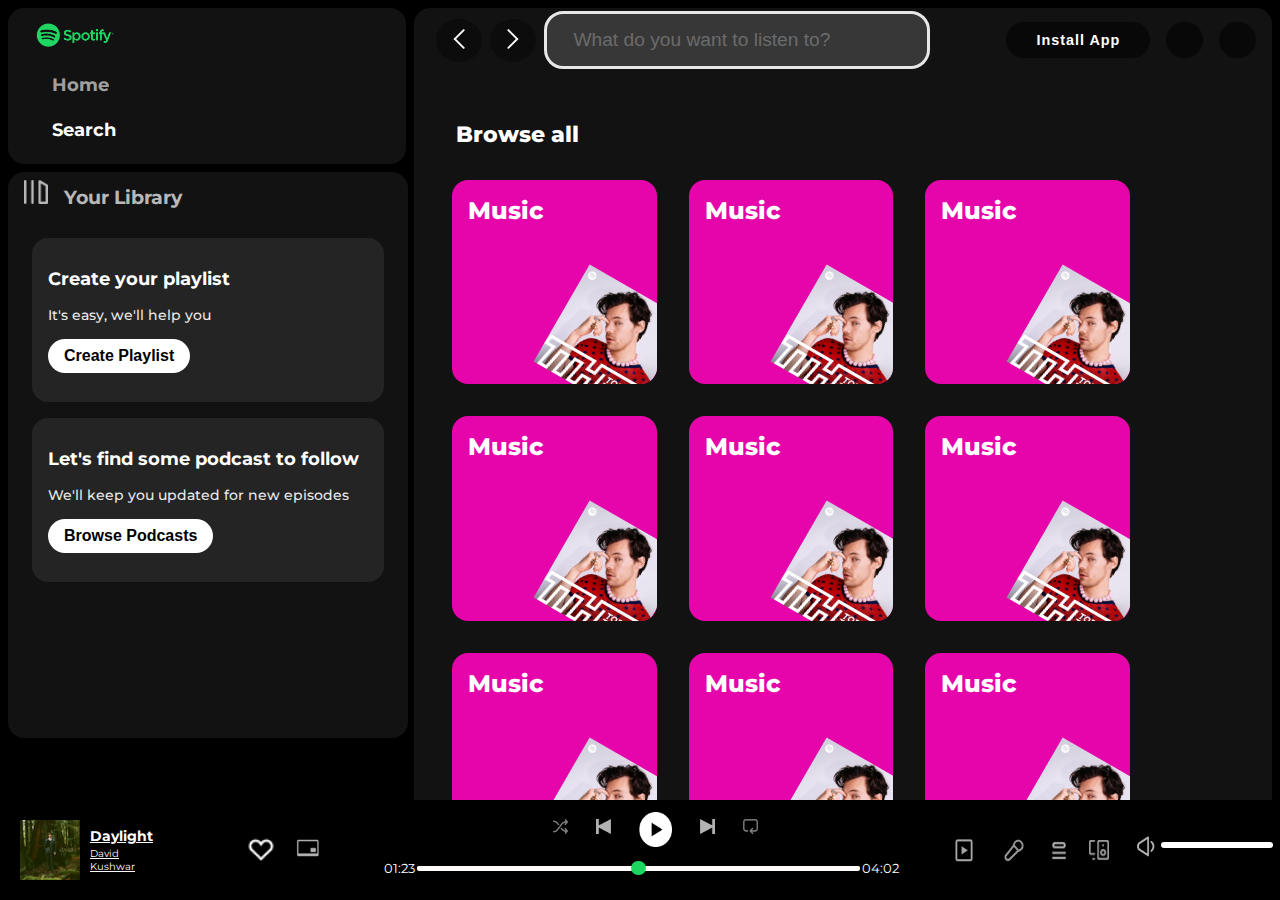
<file: search.html>
<!DOCTYPE html>
<html lang="en">
  <head>
    <meta charset="UTF-8" />
    <meta name="viewport" content="width=device-width, initial-scale=1.0" />
    <link
      rel="stylesheet"
      href="https://cdnjs.cloudflare.com/ajax/libs/font-awesome/6.5.1/css/all.min.css"
      integrity="sha512-DTOQO9RWCH3ppGqcWaEA1BIZOC6xxalwEsw9c2QQeAIftl+Vegovlnee1c9QX4TctnWMn13TZye+giMm8e2LwA=="
      crossorigin="anonymous"
      referrerpolicy="no-referrer"
    />
    <link rel="stylesheet" href="search.css" />

    <link rel="icon" href="./assets/logo.png" />
    <link rel="preconnect" href="https://fonts.googleapis.com" />
    <link rel="preconnect" href="https://fonts.gstatic.com" crossorigin />
    <link
      href="https://fonts.googleapis.com/css2?family=Montserrat:wght@300;400;500;600&display=swap"
      rel="stylesheet"
    />
    <title>Spotify-Search</title>
  </head>
  <body>
    <div class="main2">
      <div class="side-bar">
        <div class="nav">
          <div class="nav-option" style="opacity: 1">
            <img id="pic" src="./assets/logobg.png" />
          </div>

          <div class="nav-option" style="opacity: 0.6">
            <i class="fa-solid fa-house"></i>
            <a href="index.html">Home</a>
          </div>
          <div class="nav-option">
            <i class="fa-solid fa-magnifying-glass"></i>
            <a href="search.html">Search</a>
          </div>
        </div>

        <div class="library">
          <div class="option">
            <div class="urlib">
              <img id="lib" src="./assets/library_icon.png" />
              <label for="lib">Your Library</label>
            </div>

            <div class="icons">
              <a href="#"> <i class="fa-solid fa-plus"></i></a>
              <a href="#"> <i class="fa-solid fa-arrow-right"></i> </a>
            </div>
          </div>
          <div class="suggestion">
            <div class="suggest">
              <div class="p1"><p>Create your playlist</p></div>
              <div class="p2"><p>It's easy, we'll help you</p></div>
              <button class="badge">Create Playlist</button>
            </div>

            <div class="suggest">
              <div class="p1"><p>Let's find some podcast to follow</p></div>
              <div class="p2">
                <p>We'll keep you updated for new episodes</p>
              </div>
              <button class="badge">Browse Podcasts</button>
            </div>
          </div>
        </div>
      </div>

      <div class="main-body-search">
        <div class="main-search">
          <div class="backward">
            <button class="ward">
              <img src="./assets/backward_icon.png" />
            </button>

            <button class="ward hide">
              <img src="./assets/forward_icon.png" />
            </button>
          </div>

          <div class="search-bar">
            <label for="input-search"
              ><i class="fa-solid fa-magnifying-glass search-click"></i
            ></label>
            <input
              type="text"
              placeholder="What do you want to listen to?"
              id="input-search"
            />
          </div>

          <div class="other-opt">
            <button class="download-search">
              <i class="fa-regular fa-circle-down"></i> Install App
            </button>
            <button class="whats-new">
              <i class="fa-regular fa-bell"></i>
            </button>
            <button class="profile-search">
              <i class="fa-regular fa-user"></i>
            </button>
          </div>
        </div>

        <div class="main-content-search">
          <div class="top-heading">Browse all</div>

          <div class="suggestions-search">
            <div class="spots">
              <div class="sug1">
                <span>Music</span>
                <img src="/assets/search1.jpg" />
              </div>
              <div class="sug1">
                <span>Music</span>
                <img src="/assets/search1.jpg" />
              </div>
              <div class="sug1">
                <span>Music</span>
                <img src="/assets/search1.jpg" />
              </div>
              <div class="sug1">
                <span>Music</span>
                <img src="/assets/search1.jpg" />
              </div>
              <div class="sug1">
                <span>Music</span>
                <img src="/assets/search1.jpg" />
              </div>
              <div class="sug1">
                <span>Music</span>
                <img src="/assets/search1.jpg" />
              </div>
              <div class="sug1">
                <span>Music</span>
                <img src="/assets/search1.jpg" />
              </div>
              <div class="sug1">
                <span>Music</span>
                <img src="/assets/search1.jpg" />
              </div>
              <div class="sug1">
                <span>Music</span>
                <img src="/assets/search1.jpg" />
              </div>
              <div class="sug1">
                <span>Music</span>
                <img src="/assets/search1.jpg" />
              </div>
              <div class="sug1">
                <span>Music</span>
                <img src="/assets/search1.jpg" />
              </div>
              <div class="sug1">
                <span>Music</span>
                <img src="/assets/search1.jpg" />
              </div>
              <div class="sug1">
                <span>Music</span>
                <img src="/assets/search1.jpg" />
              </div>
              <div class="sug1">
                <span>Music</span>
                <img src="/assets/search1.jpg" />
              </div>
              <div class="sug1">
                <span>Music</span>
                <img src="/assets/search1.jpg" />
              </div>
              <div class="sug1">
                <span>Music</span>
                <img src="/assets/search1.jpg" />
              </div>
              <div class="sug1">
                <span>Music</span>
                <img src="/assets/search1.jpg" />
              </div>
              <div class="sug1">
                <span>Music</span>
                <img src="/assets/search1.jpg" />
              </div>
              <div class="sug1">
                <span>Music</span>
                <img src="/assets/search1.jpg" />
              </div>
              <div class="sug1">
                <span>Music</span>
                <img src="/assets/search1.jpg" />
              </div>
              <div class="sug1">
                <span>Music</span>
                <img src="/assets/search1.jpg" />
              </div>
              <div class="sug1">
                <span>Music</span>
                <img src="/assets/search1.jpg" />
              </div>
              <div class="sug1">
                <span>Music</span>
                <img src="/assets/search1.jpg" />
              </div>
              <div class="sug1">
                <span>Music</span>
                <img src="/assets/search1.jpg" />
              </div>
              <div class="sug1">
                <span>Music</span>
                <img src="/assets/search1.jpg" />
              </div>
              <div class="sug1">
                <span>Music</span>
                <img src="/assets/search1.jpg" />
              </div>
              <div class="sug1">
                <span>Music</span>
                <img src="/assets/search1.jpg" />
              </div>
              <div class="sug1">
                <span>Music</span>
                <img src="/assets/search1.jpg" />
              </div>
              <div class="sug1">
                <span>Music</span>
                <img src="/assets/search1.jpg" />
              </div>
              <div class="sug1">
                <span>Music</span>
                <img src="/assets/search1.jpg" />
              </div>
              <div class="sug1">
                <span>Music</span>
                <img src="/assets/search1.jpg" />
              </div>
              <div class="sug1">
                <span>Music</span>
                <img src="/assets/search1.jpg" />
              </div>
              <div class="sug1">
                <span>Music</span>
                <img src="/assets/search1.jpg" />
              </div>
              <div class="sug1">
                <span>Music</span>
                <img src="/assets/search1.jpg" />
              </div>
              <div class="sug1">
                <span>Music</span>
                <img src="/assets/search1.jpg" />
              </div>
              <div class="sug1">
                <span>Music</span>
                <img src="/assets/search1.jpg" />
              </div>
            </div>
          </div>
          <div class="search-footer">
            <div class="search-line"></div>
          </div>
        </div>
      </div>

      <div class="music-player">
        <div class="song-info">
          <img class="song-pic" src="./assets/album_picture.jpeg" />
          <a class="a1" href="#">Daylight</a>
          <a class="a2" href="#">David Kushwar</a>

          <img class="heart" src="./assets/album_icon1.png" />
          <img class="album-size" src="./assets/album_icon2.png" />
        </div>
        <div class="tracker">
          <div class="clicks">
            <img class="low" src="./assets/player_icon1.png" />
            <img class="medium" src="./assets/player_icon2.png" />
            <img class="high" src="./assets/player_icon3.png" />
            <img class="medium" src="./assets/player_icon4.png" />
            <img class="low" src="./assets/player_icon5.png" />
          </div>

          <div class="progress-bar">
            <p>01:23</p>
            <input class="pg-bar" type="range" />
            <p>04:02</p>
          </div>
        </div>

        <div class="utilities">
          <img class="U1" src="./assets/controls_icon1.png" />
          <img class="U2" src="./assets/controld_icon2.png" />
          <img class="U3" src="./assets/controls_icon3.png" />
          <img class="U4" src="./assets/controls_icon4.png" />
          <img class="U5" src="./assets/controls_icon5.png" />
          <input class="volumebar" type="range" />
        </div>
      </div>
    </div>
  </body>
</html>
</file>
<file: search.css>
body {
  font-family: "Montserrat", sans-serif;
  margin: 0;
  background-color: black;
  color: white;
  overflow: hidden;
}
.main2 {
  display: flex;
  height: 100vh;
}

.side-bar {
  background-color: black;
  width: 390px;
  border-radius: 1rem;
  margin: 0.5rem;
}

.main-content {
  background-color: #121212;
  flex: 1; /* it mmeans ki yeh  div purii space lelega jo nachi hogi*/
  overflow: scroll;
  border-radius: 1rem;
  margin: 0.5rem;
  display: flex;
  flex-wrap: wrap;
  padding-left: 1.4rem;
}

.music-player {
  background-color: greenyellow;
  position: fixed;
  bottom: 0;
  width: 99%;
  height: 100px;
  border-radius: 1rem;
  margin-left: 0.5rem;
  display: flex;
}

a {
  text-decoration: none;
  color: white;
}

#pic {
  height: 1.5rem;
  padding-left: 1rem;
}
.nav {
  height: 140px;
  width: 374px;
  background-color: #121212;
  border-radius: 1rem;
  display: flex;
  flex-direction: column;
  justify-content: center;
  padding: 0.5rem 0.75rem;
}

.nav-option a {
  font-size: 1.1rem;
  font-weight: 700;
}

.nav-option i {
  font-size: 1.15rem;
  padding: 1rem;
}

.nav-option {
  opacity: 1;
  line-height: 2.7rem;
  width: 370px;
  color: #fff;
}

.library {
  background-color: #121212;
  height: 64%;
  width: 400px;
  margin: 0.5;
  border-radius: 1rem;
}

.option {
  background-color: #121212;
  height: 50px;
  border-radius: 1rem;
  margin: 0.5rem;
  display: flex;
  justify-content: space-between;
}

#lib {
  height: 1.5rem;
  padding-right: 0.75rem;
}

.urlib {
  margin: 0.5rem;
  opacity: 0.7;
}

.urlib label {
  font-size: 1.2rem;
  font-weight: 700;
}

.urlib:hover {
  opacity: 1;
}

.icons i {
  font-size: 1.5rem;
  color: white;
  padding: 0;
}
.icons {
  margin: 1rem 0 1rem 1rem;
  padding: 0rem 0.2rem;
  opacity: 0.7;
}

.icons a {
  padding: 0rem 0.75rem;
}
.suggestion {
  height: 100%;
  margin: 0 1.5rem;
}
.suggest {
  background-color: #242424;
  height: 140px;
  width: 100%;
  border-radius: 1rem;
  margin: 1rem 0;
  padding: 0.75rem 0;
}

.p1 {
  padding-left: 1rem;
  font-size: 1.1rem;
  font-weight: 700;
}

.p2 {
  padding-left: 1rem;
  font-size: 0.9rem;
  opacity: 0.9;
  font-weight: 500;
}

.badge {
  margin: 0 1rem;
  padding: 0 1rem;
  font-weight: 600;
  background-color: #fff;
  color: black;
  height: 34px;
  border: none;
  border-radius: 1.5rem;
  text-align: center;
  font-size: 1rem;
}

.main-nav {
  position: sticky;
  top: 0.1px;
  height: 64px;
  width: 100%;
  background-color: #121212;
  display: flex;
  margin: 0 0.5rem;
  padding: 0.75rem 0.75rem;
  align-items: center;
  justify-content: space-between;
}

.ward {
  height: 43px;
  width: 46px;
  background-color: rgb(12, 12, 12);
  border-radius: 50%;
  border: none;
}

.extra-options {
  display: flex;
  justify-content: space-evenly;
}
.exclusive {
  margin-right: 0.6rem;
  font-weight: 600;
  background-color: #fff;
  color: black;
  height: 34px;
  border: none;
  border-radius: 1.5rem;
  text-align: center;
  font-size: 16px;
  padding-left: 0.5rem;
  padding-right: 0.5rem;
}

.install {
  margin-right: 0.6rem;
  font-weight: 500;
  background-color: black;
  color: white;
  height: 34px;
  border: none;
  border-radius: 1.5rem;
  text-align: center;
  font-size: 15px;
  padding-left: 0.75rem;
  padding-right: 0.75rem;
}

.install i {
  padding-right: 0.3rem;
  background-color: transparent;
  color: #fff;
}

.bell {
  margin-right: 0.6rem;
  font-weight: 600;
  background-color: black;
  color: white;
  height: 40px;
  width: 42px;
  border: none;
  border-radius: 50%;
  text-align: center;
  font-size: 1rem;
}

.profile {
  font-weight: 600;
  background-color: black;
  color: white;
  height: 40px;
  width: 42px;
  border: none;
  border-radius: 50%;
  text-align: center;
  font-size: 1rem;
}

@media (max-width: 1000px) {
  .hide {
    display: none;
  }
}

@media (max-width: 800px) {
  .main-content {
    display: block;
  }
}

.cards {
  display: flex;
  flex-wrap: wrap;
}
n mn .card {
  height: 255px;
  width: 160px;
  background-color: #171717;
  margin: 0.5rem 1rem;
  padding-left: 1rem;
  padding-top: 0.5rem;
  padding-bottom: 0.5rem;
  padding-right: 0.5rem;
  border-radius: 1rem;
  transition: ease-in-out;
  transition-duration: 0.2s;
}

.card img {
  margin-top: 1rem;
  height: 130px;
  width: 150px;
  border-radius: 1rem;
}

.card h2 {
  margin: 0.74rem 0;
  font-size: medium;
}

.card h5 {
  margin: 0.54rem 0;
  font-weight: 300;
  font-size: small;
}

.card:hover {
  background-color: #242424;
}

.main-content h1 {
  margin-left: 2.1rem;
}

.footer {
  height: 300px;
  width: 100%;
  display: flex;
  align-items: center;
  justify-content: center;
}

.line {
  width: 90%;
  height: 40%;
  border-top: 1px solid white;
  opacity: 0.4;
}

.song-info {
  height: 100%;
  width: 25%;
  background-color: black;
}

.tracker {
  height: 100%;
  width: 50%;
  background-color: black;
}

.utilities {
  height: 100%;
  width: 25%;
  background-color: black;
  display: flex;
  align-items: center;
  justify-content: flex-end;
}

.clicks {
  padding-top: 0rem;
  display: flex;
  justify-content: center;
  align-items: flex-start;
}
.clicks img {
  height: 15px;
  width: 15px;
  padding-left: 1.75rem;
  cursor: pointer;
}

.clicks .low {
  opacity: 0.5;
  padding-top: 1.2rem;
}

.clicks .low:hover {
  opacity: 0.8;
}

.clicks .medium {
  opacity: 0.7;
  padding-top: 1.2rem;
}

.clicks .medium:hover {
  opacity: 0.9;
}

.clicks .high {
  height: 35px;
  width: 33px;
  padding-top: 12px;
}

.progress-bar {
  display: flex;
  justify-content: center;
  align-items: center;
}

.progress-bar .pg-bar {
  width: 70%;
  height: 4.5px;
  border-radius: 10px;
  appearance: none;
  cursor: pointer;
}
.progress-bar p {
  font-size: 13px;
}
.pg-bar::-webkit-slider-runnable-track {
  background-color: rgb(255, 251, 251);
  height: 5px;
  border-radius: 10px;
}

.pg-bar::-webkit-slider-thumb {
  appearance: none;
  background-color: #1bd760;
  height: 0.9rem;
  width: 0.9rem;
  border-radius: 50%;
  margin-top: -5px;
}

.song-info {
  display: flex;
  justify-content: flex-start;
  align-items: center;
}

.song-info .song-pic {
  height: 60px;
  width: 60px;
  margin-left: 0.75rem;
}

.song-info .heart {
  height: 30px;
  width: 30px;
  margin-left: 30%;
  padding-right: 1rem;
}

.song-info .album-size {
  height: 40px;
  width: 40px;
}

.song-info .a1 {
  font-size: 14px;
  align-self: flex-start;
  margin-top: 27px;
  margin-left: 10px;
  font-weight: 700;
  text-decoration: underline;
}

.song-info .a2 {
  font-size: 10px;
  align-self: center;
  margin-top: 20px;
  margin-left: -63px;
  font-weight: 400;
  text-decoration: underline;
}

.utilities .U1 {
  height: 50px;
  width: 30px;
  margin-right: 20px;
}

.utilities .U2 {
  height: 50px;
  width: 30px;
  margin-right: 20px;
}

.utilities .U3 {
  height: 25px;
  width: 20px;
  margin-right: 20px;
  opacity: 0.7;
}

.utilities .U4 {
  height: 20px;
  width: 20px;
  margin-right: 20px;
  opacity: 0.6;
}

.utilities .U5 {
  height: 50px;
  width: 30px;
  padding-bottom: 8px;
}

.utilities .volumebar {
  appearance: none;
  width: 7rem;
  height: 6px;
  border-radius: 1rem;
  margin-bottom: 0.8rem;
}

.utilities .volumebar::-webkit-slider-thumb {
  appearance: none;
}

.main-body-search {
  background-color: #121212;
  flex: 1; /* it mmeans ki yeh  div purii space lelega jo nachi hogi*/
  overflow: scroll;
  border-radius: 1rem;
  margin: 0.5rem;
  display: flex;
  flex-wrap: wrap;
  padding-left: 1.4rem;
}

.main-search {
  background-color: transparent;
  height: 4rem;
  width: 100%;
  display: flex;
  justify-content: center;
  justify-content: space-between;
  align-items: center;
}

#search-back {
  margin-right: 1rem;
  height: 90%;
  width: 2.3rem;
  text-align: center;
  align-self: center;
  font-size: larger;
  background-color: rgb(8, 8, 8);
  color: rgb(8, 8, 8);
  border-radius: 1rem;
  border: none;
  font-weight: 700;
}
.search-bar {
  height: 3rem;
  width: 35rem;
  display: flex;
  opacity: 0.9;
  background-color: transparent;
}

.search-click {
  font-size: 1.3rem;

  line-height: 3rem;
  border-top-left-radius: 1.2rem;
  border-bottom-left-radius: 1.2rem;
}
#input-search {
  background-color: #3c3c3c;
  height: 95%;
  width: 100%;
  border-top-right-radius: 1.2rem;
  border-bottom-right-radius: 1.2rem;
  border: 0px solid transparent;
  outline: none;
  color: #fff;
  font-size: 1.2rem;
}
.search-bar i {
  padding-left: 1rem;
  font-size: 1.2rem;
  padding-right: 0.5rem;
}
.search-bar {
  background-color: #3c3c3c;
  height: 80%;
  width: 100%;
  border-top-right-radius: 1.2rem;
  border-bottom-right-radius: 1.2rem;
  border-top-left-radius: 1.2rem;
  border-bottom-left-radius: 1.2rem;
  border: 3px solid white;
}

.other-opt {
  background-color: transparent;
  height: 80%;
  display: flex;
  width: 90%;
  justify-content: end;
}

.download-search {
  margin-right: 1rem;
  height: 70%;
  width: 9rem;
  text-align: center;
  align-self: center;
  background-color: rgb(8, 8, 8);
  color: #fff;
  border-radius: 1.5rem;
  border: none;
  font-weight: 700;
  letter-spacing: 1px;
  font-size: 0.9rem;
}

.download-search i {
  color: #fff;
  font-weight: 100;
}

.whats-new {
  margin-right: 1rem;
  height: 70%;
  width: 2.3rem;
  text-align: center;
  align-self: center;
  font-size: larger;
  background-color: rgb(8, 8, 8);
  color: #fff;
  border-radius: 1.5rem;
  border: none;
  font-weight: 700;
}

.profile-search {
  margin-right: 1rem;
  height: 70%;
  width: 2.3rem;
  text-align: center;
  align-self: center;
  font-size: larger;
  background-color: rgb(8, 8, 8);
  color: #fff;
  border-radius: 1.5rem;
  border: none;
  font-weight: 700;
}

.backward {
  display: flex;
}
.backward .ward {
  margin-right: 0.5rem;
}

.main-content-search {
  height: 100vh;
  width: 100%;
  background-color: transparent;
}

.top-heading {
  font-size: 1.4rem;
  color: #fff;
  background-color: transparent;
  font-weight: 800;
  padding-top: 3rem;
  margin-bottom: 1rem;
  margin-left: 1.2rem;
}

.spots {
  display: flex;
  flex-direction: row;
  align-items: center;
  flex-wrap: wrap;
}

.sug1 {
  display: flex;
  flex-direction: column;
  margin: 1rem 1rem;
  height: 12.78rem;
  width: 12.78rem;
  background-color: #e605aa;
  border-radius: 1rem;
  overflow: hidden;
}
.sug1 img {
  height: 55%;
  width: 55%;
  align-self: flex-end;
  transform: rotate(30deg);
  position: relative;
  top: 60px;
  left: 10px;
}

span {
  font-size: 1.5rem;
  font-weight: 800;
  margin-left: 1rem;
  margin-top: 1rem;
  letter-spacing: none;
}

.search-footer {
  height: 30rem;
  width: 100%;
}

.search-line {
  border-top: 1px solid whitesmoke;
  opacity: 0.6;
}
</file>
